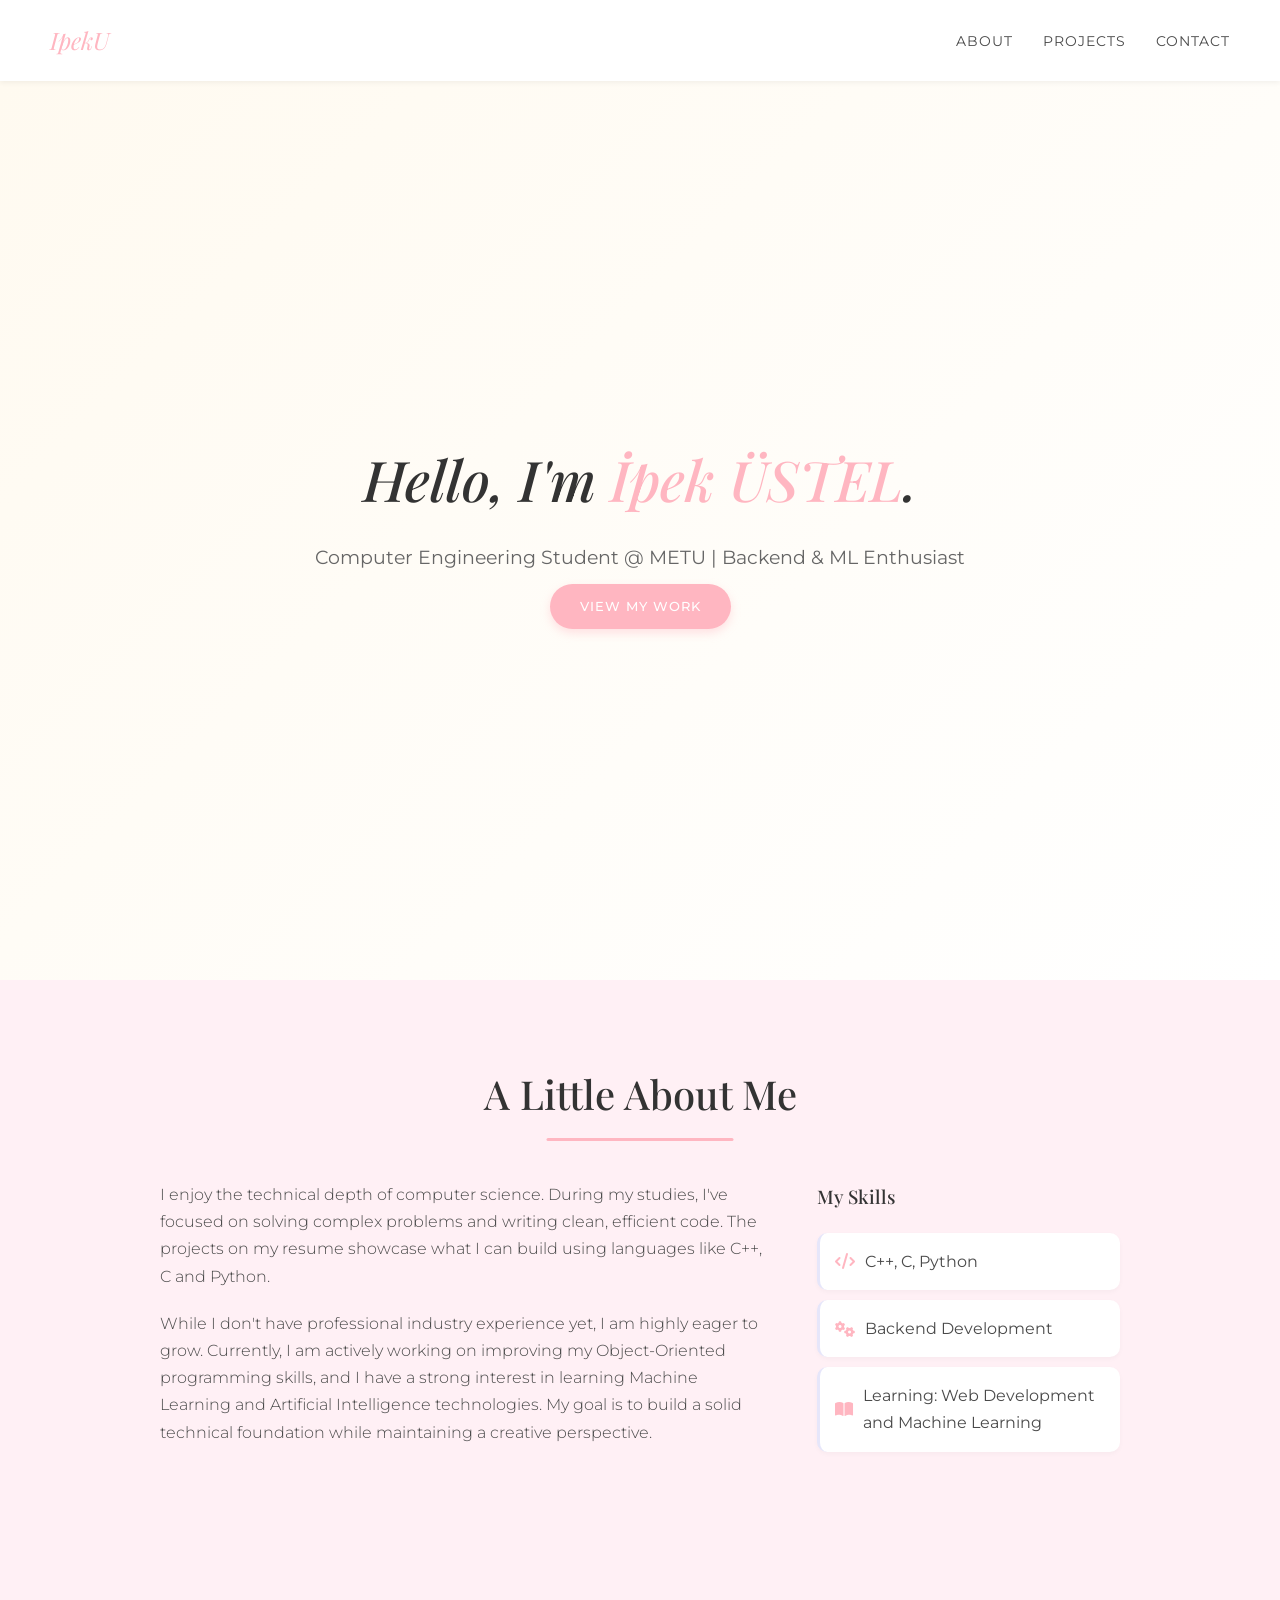
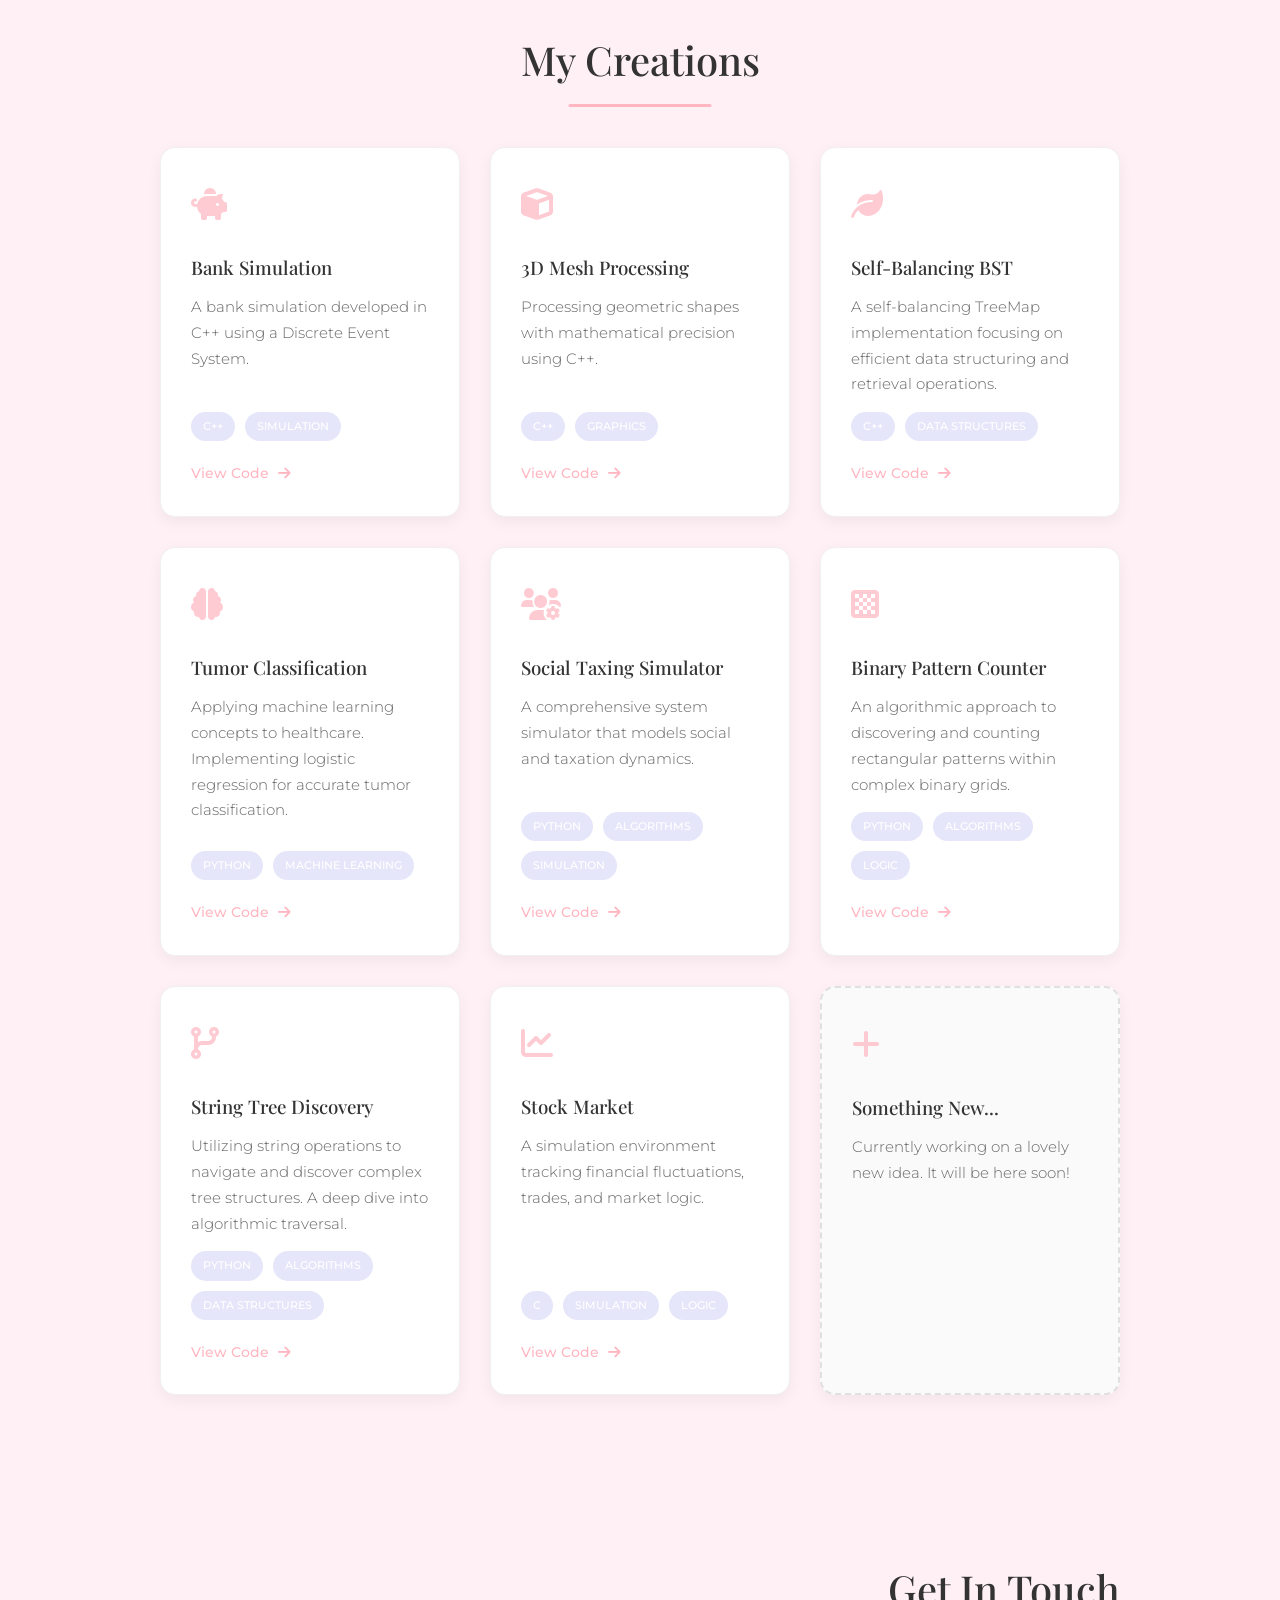
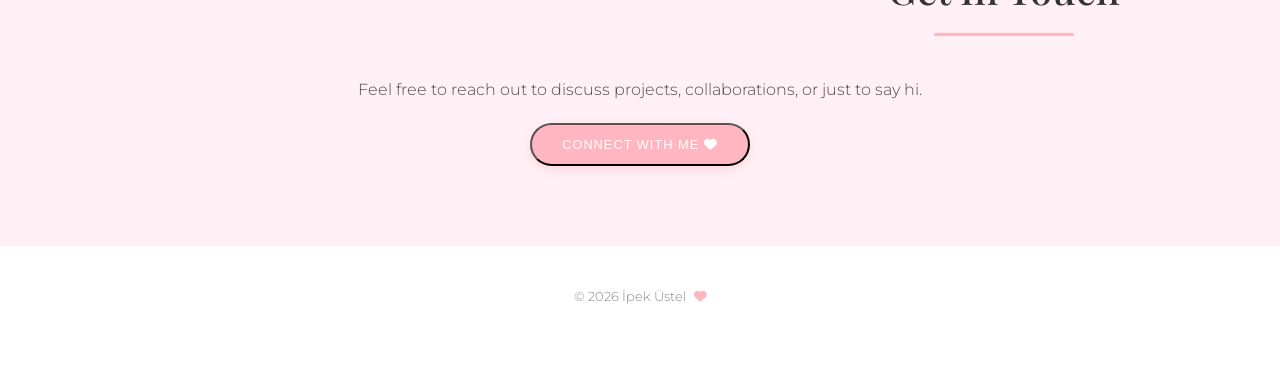
<file: index.html>
<!DOCTYPE html>
<html lang="en">
<head>
    <meta charset="UTF-8">
    <meta name="viewport" content="width=device-width, initial-scale=1.0">
    <title>İpek Üstel | Portfolio</title>
    
    <link rel="preconnect" href="https://fonts.googleapis.com">
    <link rel="preconnect" href="https://fonts.gstatic.com" crossorigin>
    <link href="https://fonts.googleapis.com/css2?family=Montserrat:wght@300;400;500&family=Playfair+Display:ital,wght@0,400;0,500;1,400&display=swap" rel="stylesheet">
    
    <link rel="stylesheet" href="https://cdnjs.cloudflare.com/ajax/libs/font-awesome/6.0.0/css/all.min.css">
    
    <link rel="stylesheet" href="style.css">
</head>
<body>

    <nav>
        <div class="logo"> IpekU </div>
        <ul>
            <li><a href="#about">About</a></li>
            <li><a href="#projects">Projects</a></li>
            <li><a href="#contact">Contact</a></li>
        </ul>
    </nav>

    <header>
        <div class="header-content">
            <h1>Hello, I'm <span class="highlight">İpek ÜSTEL</span>.</h1>
            <p class="subtitle">Computer Engineering Student @ METU | Backend & ML Enthusiast</p>
            <a href="#projects" class="btn">View My Work</a>
        </div>
    </header>

    <section id="about" class="container">
        <h2>A Little About Me </h2>
        <div class="about-grid">
            <div class="about-text">
                <p>I enjoy the technical depth of computer science. During my studies, I've focused on solving complex problems and writing clean, efficient code. The projects on my resume showcase what I can build using languages like C++, C and Python.</p>
                <p>While I don't have professional industry experience yet, I am highly eager to grow. Currently, I am actively working on improving my Object-Oriented programming skills, and I have a strong interest in learning Machine Learning and Artificial Intelligence technologies. My goal is to build a solid technical foundation while maintaining a creative perspective.</p>
            </div>
            <div class="about-skills">
                <h3>My Skills</h3>
                <ul>
                    <li><i class="fa-solid fa-code"></i> C++, C, Python</li>
                    
                    <li><i class="fa-solid fa-gears"></i> Backend Development</li>
                    <li><i class="fa-solid fa-book-open"></i> Learning: Web Development and Machine Learning </li>
                </ul>
            </div>
        </div>
    </section>

    <section id="projects" class="container">
        <h2>My Creations</h2>
        <div class="projects-grid">
            
            <div class="project-card">
                <div class="project-icon"><i class="fa-solid fa-piggy-bank"></i></div>
                <h3>Bank Simulation</h3>
                <p>A bank simulation developed in C++ using a Discrete Event System. </p>
                <div class="tags">
                    <span>C++</span>
                    <span>Simulation</span>
                </div>
                <a href="GITHUB_BANK_LINK" class="project-link">View Code <i class="fa-solid fa-arrow-right"></i></a>
            </div>

            <div class="project-card">
                <div class="project-icon"><i class="fa-solid fa-cube"></i></div>
                <h3>3D Mesh Processing</h3>
                <p>Processing geometric shapes with mathematical precision using C++.</p>
                <div class="tags">
                    <span>C++</span>
                    <span>Graphics</span>
                </div>
                <a href="GITHUB_MESH_LINK" class="project-link">View Code <i class="fa-solid fa-arrow-right"></i></a>
            </div>

            <div class="project-card">
                <div class="project-icon"><i class="fa-solid fa-leaf"></i></div>
                <h3>Self-Balancing BST</h3>
                <p>A self-balancing TreeMap implementation focusing on efficient data structuring and retrieval operations.</p>
                <div class="tags">
                    <span>C++</span>
                    <span>Data Structures</span>
                </div>
                <a href="https://github.com/ipek-ustel/Self-Balancing-Binary-Search-Tree-Ordered-Map" class="project-link" target="_blank">View Code <i class="fa-solid fa-arrow-right"></i></a>
            </div>

            <div class="project-card">
                <div class="project-icon"><i class="fa-solid fa-brain"></i></div>
                <h3>Tumor Classification</h3>
                <p>Applying machine learning concepts to healthcare. Implementing logistic regression for accurate tumor classification.</p>
                <div class="tags">
                    <span>Python</span>
                    <span>Machine Learning</span>
                </div>
                <a href="https://github.com/ipek-ustel/Tumor-Classification-with-Logistic-Regression" class="project-link" target="_blank">View Code <i class="fa-solid fa-arrow-right"></i></a>
            </div>

            <div class="project-card">
                <div class="project-icon"><i class="fa-solid fa-users-gear"></i></div>
                <h3>Social Taxing Simulator</h3>
                <p>A comprehensive system simulator that models social and taxation dynamics.</p>
                <div class="tags">
                    <span>Python</span>
                    <span>Algorithms</span>
                    <span>Simulation</span>
                </div>
                <a href="https://github.com/ipek-ustel/Social-Taxing-System-Simulator" class="project-link" target="_blank">View Code <i class="fa-solid fa-arrow-right"></i></a>
            </div>

            <div class="project-card">
                <div class="project-icon"><i class="fa-solid fa-chess-board"></i></div>
                <h3>Binary Pattern Counter</h3>
                <p>An algorithmic approach to discovering and counting rectangular patterns within complex binary grids.</p>
                <div class="tags">
                    <span>Python</span>
                    <span>Algorithms</span>
                    <span>Logic</span>
                </div>
                <a href="https://github.com/ipek-ustel/Binary-Pattern-Rectangle-Counter" class="project-link" target="_blank">View Code <i class="fa-solid fa-arrow-right"></i></a>
            </div>

            <div class="project-card">
                <div class="project-icon"><i class="fa-solid fa-code-branch"></i></div>
                <h3>String Tree Discovery</h3>
                <p>Utilizing string operations to navigate and discover complex tree structures. A deep dive into algorithmic traversal.</p>
                <div class="tags">
                    <span>Python</span>
                    <span>Algorithms</span>
                    <span>Data Structures</span>
                </div>
                <a href="https://github.com/ipek-ustel/OX-String-Operation-Tree-Discovery" class="project-link" target="_blank">View Code <i class="fa-solid fa-arrow-right"></i></a>
            </div>

            <div class="project-card">
                <div class="project-icon"><i class="fa-solid fa-chart-line"></i></div>
                <h3>Stock Market</h3>
                <p>A simulation environment tracking financial fluctuations, trades, and market logic.</p>
                <div class="tags">
                    <span>C</span>
                    <span>Simulation</span>
                    <span>Logic</span>
                </div>
                <a href="https://github.com/ipek-ustel/STOCK-MARKET" class="project-link" target="_blank">View Code <i class="fa-solid fa-arrow-right"></i></a>
            </div>
            
            <div class="project-card coming-soon">
                <div class="project-icon"><i class="fa-solid fa-plus"></i></div>
                <h3>Something New...</h3>
                <p>Currently working on a lovely new idea. It will be here soon!</p>
            </div>

        </div>
    </section>

    <section id="contact" class="container">
        <h2>Get In Touch </h2>
        <p>Feel free to reach out to discuss projects, collaborations, or just to say hi.</p>
        <div class="social-dropdown" id="socialBox">
            <button class="btn" id="socialBtn">Connect With Me <i class="fa-solid fa-heart"></i></button>
            
            <div class="social-links" id="socialLinks" style="display: none;">
                <a href="https://www.linkedin.com/in/ipek-üstel" target="_blank"><i class="fa-brands fa-linkedin"></i> LinkedIn</a>
                <a href="https://github.com/ipek-ustel" target="_blank"><i class="fa-brands fa-github"></i> GitHub</a>
            </div>
        </div>
    </section>

    <footer>
        <p>&copy; 2026 İpek Üstel <i class="fa-solid fa-heart coquette-heart"></i></p>
    </footer>



    <script>
        const socialBox = document.getElementById('socialBox');
        const socialLinks = document.getElementById('socialLinks');

        socialBox.addEventListener('mouseenter', () => {
            socialLinks.style.display = 'flex'; 
            socialLinks.style.opacity = '1';
        });

        socialBox.addEventListener('mouseleave', () => {
            socialLinks.style.display = 'none'; 
        });
    </script>

</body>
</html>
</file>
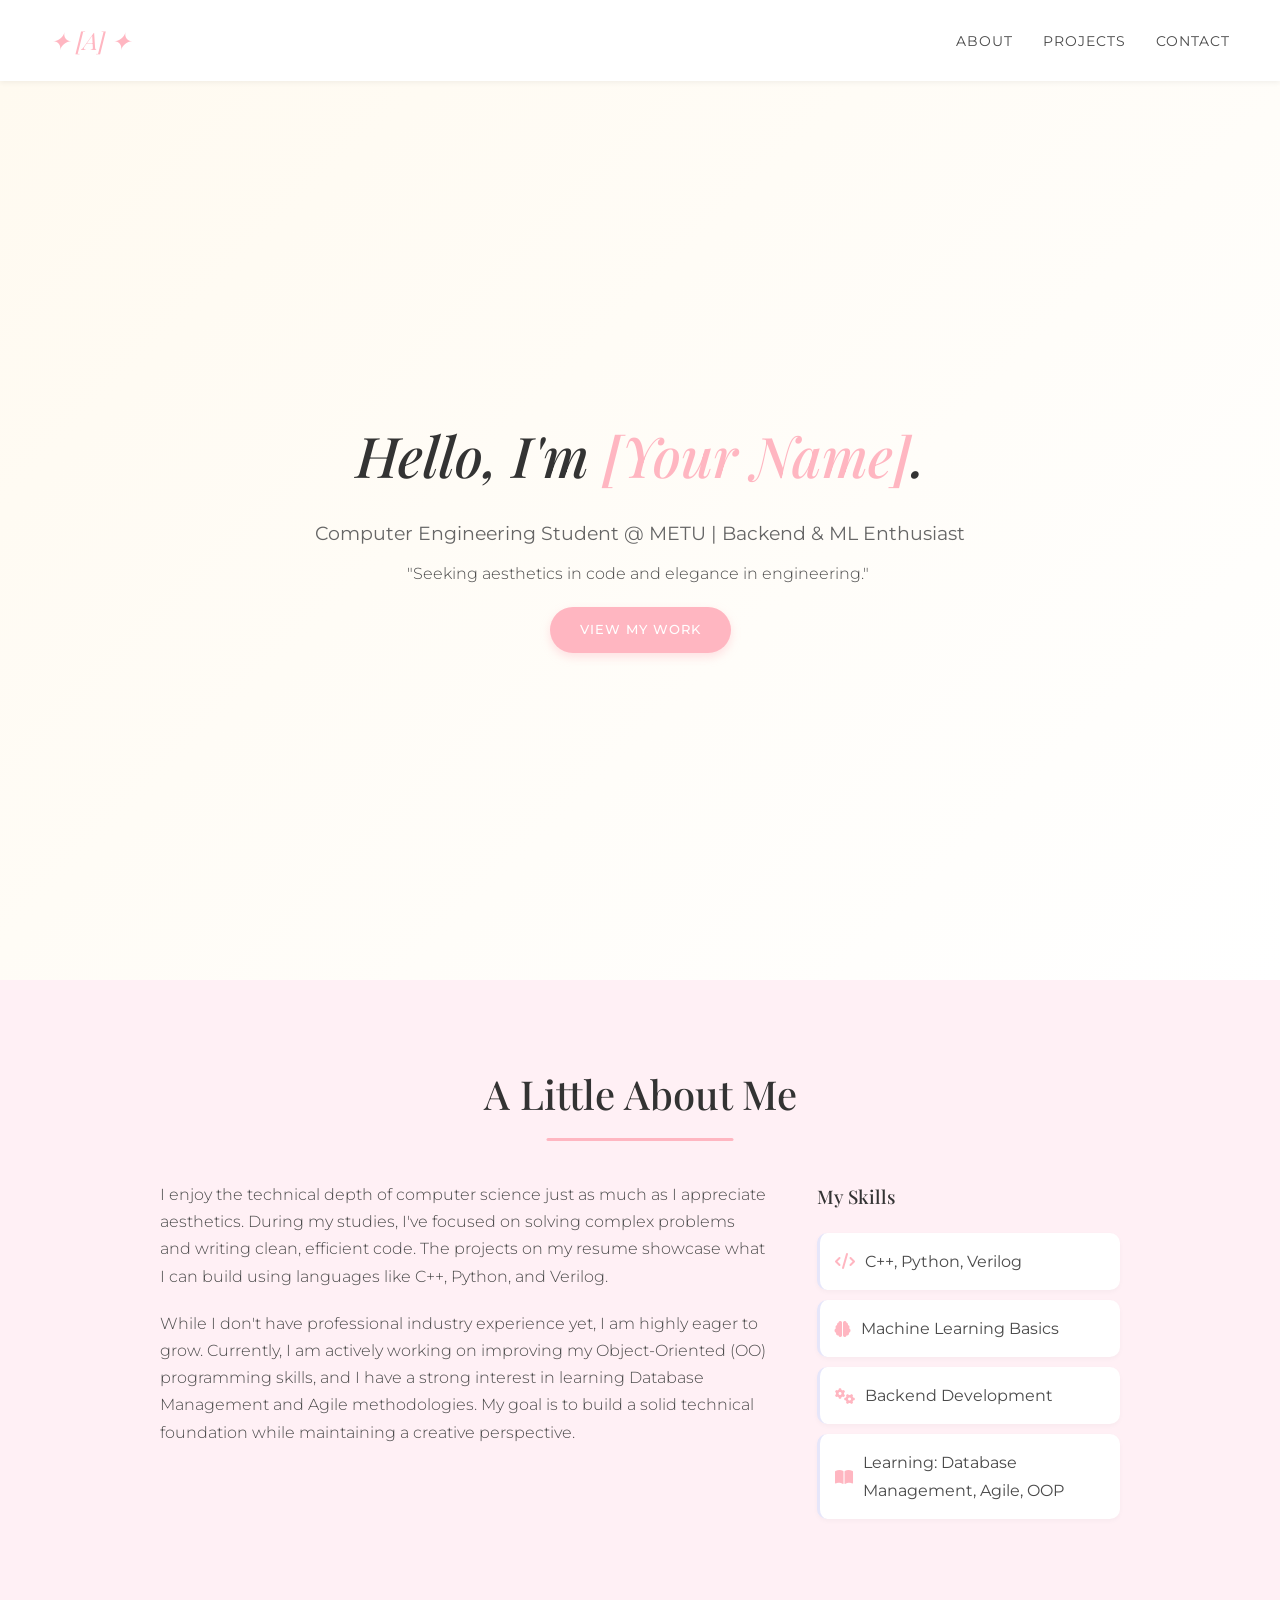
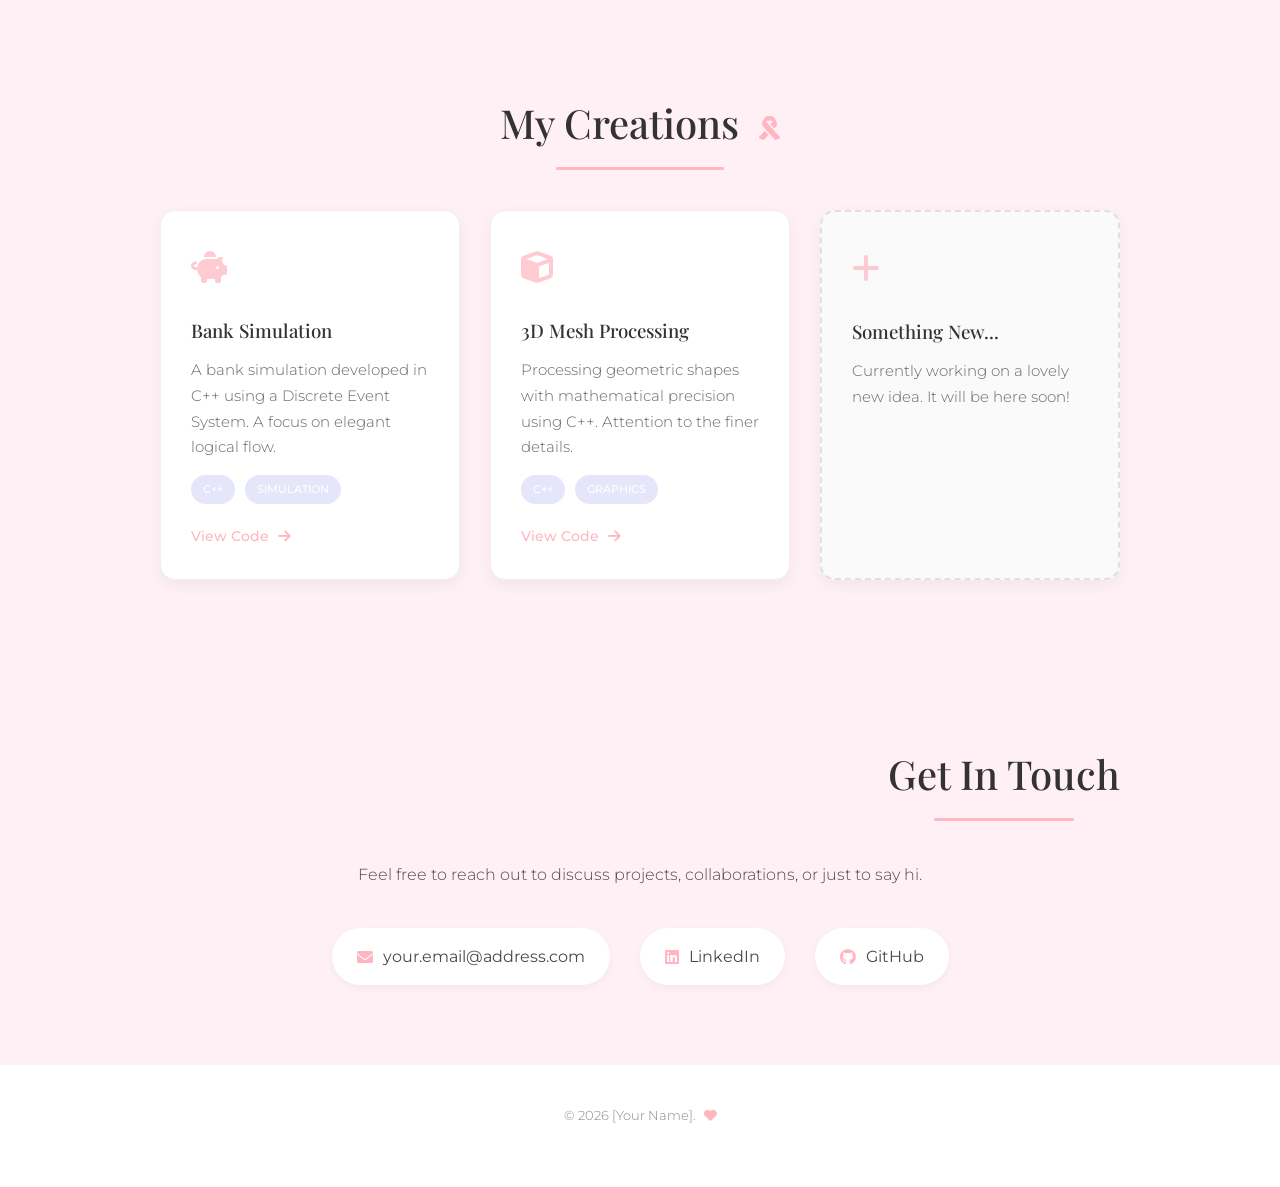
<file: indexWebsite.html>
<!DOCTYPE html>
<html lang="en">
<head>
    <meta charset="UTF-8">
    <meta name="viewport" content="width=device-width, initial-scale=1.0">
    <title>[Your Name] | Coquette Developer Portfolio</title>
    
    <link rel="preconnect" href="https://fonts.googleapis.com">
    <link rel="preconnect" href="https://fonts.gstatic.com" crossorigin>
    <link href="https://fonts.googleapis.com/css2?family=Montserrat:wght@300;400;500&family=Playfair+Display:ital,wght@0,400;0,500;1,400&display=swap" rel="stylesheet">
    
    <link rel="stylesheet" href="https://cdnjs.cloudflare.com/ajax/libs/font-awesome/6.0.0/css/all.min.css">
    
    <link rel="stylesheet" href="style.css">
</head>
<body>

    <nav>
        <div class="logo">✦ [A] ✦</div>
        <ul>
            <li><a href="#about">About</a></li>
            <li><a href="#projects">Projects</a></li>
            <li><a href="#contact">Contact</a></li>
        </ul>
    </nav>

    <header>
        <div class="header-content">
            <h1>Hello, I'm <span class="highlight">[Your Name]</span>.</h1>
            <p class="subtitle">Computer Engineering Student @ METU | Backend & ML Enthusiast</p>
            <p class="coquette-quote">"Seeking aesthetics in code and elegance in engineering." <i class="fa-solid fa-heart-twinkling"></i></p>
            <a href="#projects" class="btn">View My Work</a>
        </div>
    </header>

    <section id="about" class="container">
        <h2>A Little About Me </h2>
        <div class="about-grid">
            <div class="about-text">
                <p>I enjoy the technical depth of computer science just as much as I appreciate aesthetics. During my studies, I've focused on solving complex problems and writing clean, efficient code. The projects on my resume showcase what I can build using languages like C++, Python, and Verilog.</p>
                <p>While I don't have professional industry experience yet, I am highly eager to grow. Currently, I am actively working on improving my Object-Oriented (OO) programming skills, and I have a strong interest in learning Database Management and Agile methodologies. My goal is to build a solid technical foundation while maintaining a creative perspective.</p>
            </div>
            <div class="about-skills">
                <h3>My Skills</h3>
                <ul>
                    <li><i class="fa-solid fa-code"></i> C++, Python, Verilog</li>
                    <li><i class="fa-solid fa-brain"></i> Machine Learning Basics</li>
                    <li><i class="fa-solid fa-gears"></i> Backend Development</li>
                    <li><i class="fa-solid fa-book-open"></i> Learning: Database Management, Agile, OOP</li>
                </ul>
            </div>
        </div>
    </section>

    <section id="projects" class="container">
        <h2>My Creations <i class="fa-solid fa-ribbon ribbon-icon"></i></h2>
        <div class="projects-grid">
            
            <div class="project-card">
                <div class="project-icon"><i class="fa-solid fa-piggy-bank"></i></div>
                <h3>Bank Simulation</h3>
                <p>A bank simulation developed in C++ using a Discrete Event System. A focus on elegant logical flow.</p>
                <div class="tags">
                    <span>C++</span>
                    <span>Simulation</span>
                </div>
                <a href="GITHUB_BANK_LINK" class="project-link">View Code <i class="fa-solid fa-arrow-right"></i></a>
            </div>

            <div class="project-card">
                <div class="project-icon"><i class="fa-solid fa-cube"></i></div>
                <h3>3D Mesh Processing</h3>
                <p>Processing geometric shapes with mathematical precision using C++. Attention to the finer details.</p>
                <div class="tags">
                    <span>C++</span>
                    <span>Graphics</span>
                </div>
                <a href="GITHUB_MESH_LINK" class="project-link">View Code <i class="fa-solid fa-arrow-right"></i></a>
            </div>
            
            <div class="project-card coming-soon">
                <div class="project-icon"><i class="fa-solid fa-plus"></i></div>
                <h3>Something New...</h3>
                <p>Currently working on a lovely new idea. It will be here soon!</p>
            </div>

        </div>
    </section>

    <section id="contact" class="container">
        <h2>Get In Touch </h2>
        <p>Feel free to reach out to discuss projects, collaborations, or just to say hi.</p>
        <div class="contact-links">
            <a href="mailto:your.email@address.com" class="contact-item"><i class="fa-solid fa-envelope"></i> your.email@address.com</a>
            <a href="LINKEDIN_PROFILE_LINK" class="contact-item" target="_blank"><i class="fa-brands fa-linkedin"></i> LinkedIn</a>
            <a href="GITHUB_PROFILE_LINK" class="contact-item" target="_blank"><i class="fa-brands fa-github"></i> GitHub</a>
        </div>
    </section>

    <footer>
        <p>&copy; 2026 [Your Name]. <i class="fa-solid fa-heart coquette-heart"></i></p>
    </footer>

</body>
</html>
</file>
<file: style.css>
:root {
    --bg-color: #fff0f5; /* Açık pembe arka plan */
    --text-color: #4a4a4a; /* Koyu gri (yumuşak) */
    --primary-color: #ffb6c1; /* Hafif pembe */
    --accent-color: #e6e6fa; /* Lavanta */
    --heading-font: 'Playfair Display', serif;
    --body-font: 'Montserrat', sans-serif;
}

* {
    margin: 0;
    padding: 0;
    box-sizing: border-box;
}

body {
    background-color: var(--bg-color);
    color: var(--text-color);
    font-family: var(--body-font);
    line-height: 1.7;
    font-weight: 300;
}

.container {
    max-width: 1000px;
    margin: 0 auto;
    padding: 80px 20px;
}

h1, h2, h3 {
    font-family: var(--heading-font);
    font-weight: 500;
    color: #333;
}

h2 {
    font-size: 2.5rem;
    margin-bottom: 40px;
    text-align: center;
    position: relative;
    display: inline-block;
    left: 50%;
    transform: translateX(-50%);
}

h2::after {
    content: '';
    display: block;
    width: 60%;
    height: 3px;
    background-color: var(--primary-color);
    margin: 10px auto 0;
    border-radius: 2px;
}

p {
    margin-bottom: 20px;
}

a {
    text-decoration: none;
    color: inherit;
    transition: all 0.3s ease;
}

ul {
    list-style: none;
}

/* Navigasyon Stilleri */
nav {
    display: flex;
    justify-content: space-between;
    align-items: center;
    padding: 20px 50px;
    background-color: #fff;
    box-shadow: 0 2px 5px rgba(0,0,0,0.05);
    position: fixed;
    width: 100%;
    top: 0;
    z-index: 1000;
}

.logo {
    font-family: var(--heading-font);
    font-size: 1.5rem;
    font-style: italic;
    color: var(--primary-color);
}

nav ul {
    display: flex;
    gap: 30px;
}

nav a {
    font-weight: 400;
    font-size: 0.9rem;
    text-transform: uppercase;
    letter-spacing: 1px;
}

nav a:hover {
    color: var(--primary-color);
}

/* Giriş Stilleri */
header {
    height: 100vh;
    display: flex;
    justify-content: center;
    align-items: center;
    text-align: center;
    background: linear-gradient(135deg, #fffaf0 0%, #fff 100%);
    padding: 0 20px;
    margin-top: 80px; 
}

h1 {
    font-size: 3.5rem;
    margin-bottom: 15px;
    font-style: italic;
}

.highlight {
    color: var(--primary-color);
    
}

.subtitle {
    font-size: 1.2rem;
    font-weight: 400;
    margin-bottom: 10px;
    color: #666;
}
/*
.coquette-quote {
    font-family: var(--heading-font);
    font-style: italic;
    font-size: 1.1rem;
    color: #888;
    margin-bottom: 40px;
}

.coquette-quote i {
    color: var(--primary-color);
    margin-left: 5px;
}
*/
.btn {
    display: inline-block;
    padding: 12px 30px;
    background-color: var(--primary-color);
    color: #fff;
    border-radius: 30px;
    font-weight: 500;
    text-transform: uppercase;
    font-size: 0.8rem;
    letter-spacing: 1px;
    box-shadow: 0 4px 10px rgba(255,182,193,0.4);
}

.btn:hover {
    background-color: #ff99aa;
    transform: translateY(-2px);
    box-shadow: 0 6px 15px rgba(255,182,193,0.5);
}

/* Hakkımda Stilleri */
.about-grid {
    display: grid;
    grid-template-columns: 2fr 1fr;
    gap: 50px;
    align-items: start;
}

.about-skills h3 {
    margin-bottom: 20px;
}

.about-skills li {
    background-color: #fff;
    padding: 15px;
    margin-bottom: 10px;
    border-radius: 10px;
    box-shadow: 0 2px 5px rgba(0,0,0,0.03);
    border-left: 3px solid var(--accent-color);
    display: flex;
    align-items: center;
    gap: 10px;
    font-weight: 400;
}

.about-skills i {
    color: var(--primary-color);
}

/* Projeler Stilleri */
.ribbon-icon {
    color: var(--primary-color);
    font-size: 1.5rem;
    margin-left: 10px;
    vertical-align: middle;
}

.projects-grid {
    display: grid;
    grid-template-columns: repeat(auto-fit, minmax(300px, 1fr));
    gap: 30px;
}

.project-card {
    background-color: #fff;
    padding: 30px;
    border-radius: 15px;
    box-shadow: 0 5px 15px rgba(0,0,0,0.05);
    border: 1px solid #f0f0f0;
    transition: transform 0.3s ease, box-shadow 0.3s ease;
    display: flex;
    flex-direction: column;
}

.project-card:hover {
    transform: translateY(-5px);
    box-shadow: 0 8px 25px rgba(0,0,0,0.08);
}

.project-icon {
    font-size: 2rem;
    color: var(--primary-color);
    margin-bottom: 20px;
    opacity: 0.7;
}

.project-card h3 {
    margin-bottom: 10px;
}

.project-card p {
    font-size: 0.95rem;
    color: #666;
    margin-bottom: auto; 
}

.tags {
    margin-top: 15px;
    display: flex;
    gap: 10px;
    flex-wrap: wrap;
}

.tags span {
    background-color: var(--accent-color);
    color: #fff;
    padding: 5px 12px;
    border-radius: 20px;
    font-size: 0.7rem;
    text-transform: uppercase;
    font-weight: 500;
}

.project-link {
    display: inline-block;
    margin-top: 20px;
    font-size: 0.9rem;
    font-weight: 500;
    color: var(--primary-color);
}

.project-link i {
    margin-left: 5px;
    transition: transform 0.3s ease;
}

.project-link:hover i {
    transform: translateX(3px);
}

.coming-soon {
    border: 2px dashed #e0e0e0;
    background-color: #fafafa;
    color: #aaa;
}

/* İletişim Stilleri */
#contact {
    text-align: center;
}

.contact-links {
    margin-top: 40px;
    display: flex;
    justify-content: center;
    gap: 30px;
    flex-wrap: wrap;
}

.contact-item {
    background-color: #fff;
    padding: 15px 25px;
    border-radius: 30px;
    box-shadow: 0 3px 8px rgba(0,0,0,0.04);
    font-weight: 400;
    display: flex;
    align-items: center;
    gap: 10px;
}

.contact-item:hover {
    background-color: var(--accent-color);
    color: #fff;
    transform: translateY(-2px);
}

.contact-item i {
    color: var(--primary-color);
}

.contact-item:hover i {
    color: #fff;
}

/* Footer Stilleri */
footer {
    text-align: center;
    padding: 40px 20px;
    background-color: #fff;
    font-size: 0.8rem;
    color: #888;
}

.coquette-heart {
    color: var(--primary-color);
    margin-left: 5px;
}

/* Mobil Uyumu */
@media (max-width: 768px) {
    nav {
        padding: 15px 20px;
    }
    
    nav ul {
        gap: 15px;
    }
    
    nav a {
        font-size: 0.8rem;
    }

    h1 {
        font-size: 2.5rem;
    }
    
    .about-grid {
        grid-template-columns: 1fr;
        gap: 30px;
    }


.social-dropdown {
    position: relative;
    display: inline-block;
    margin-top: 20px;
}

.social-links {
    position: absolute;
    top: 100%;
    left: 50%;
    transform: translateX(-50%);
    background-color: #fff;
    border: 2px dashed var(--primary-color); 
    border-radius: 15px;
    padding: 15px;
    box-shadow: 0 4px 15px rgba(255,182,193,0.3);
    flex-direction: column;
    gap: 12px;
    min-width: 160px;
    z-index: 10;
    margin-top: 15px;
    text-align: left;
}

.social-links a {
    color: var(--text-color);
    font-size: 0.95rem;
    font-weight: 500;
    display: flex;
    align-items: center;
    gap: 10px;
    padding: 5px;
    border-radius: 8px;
}

.social-links a:hover {
    color: var(--primary-color);
    background-color: var(--accent-color);
}
    
}
</file>
